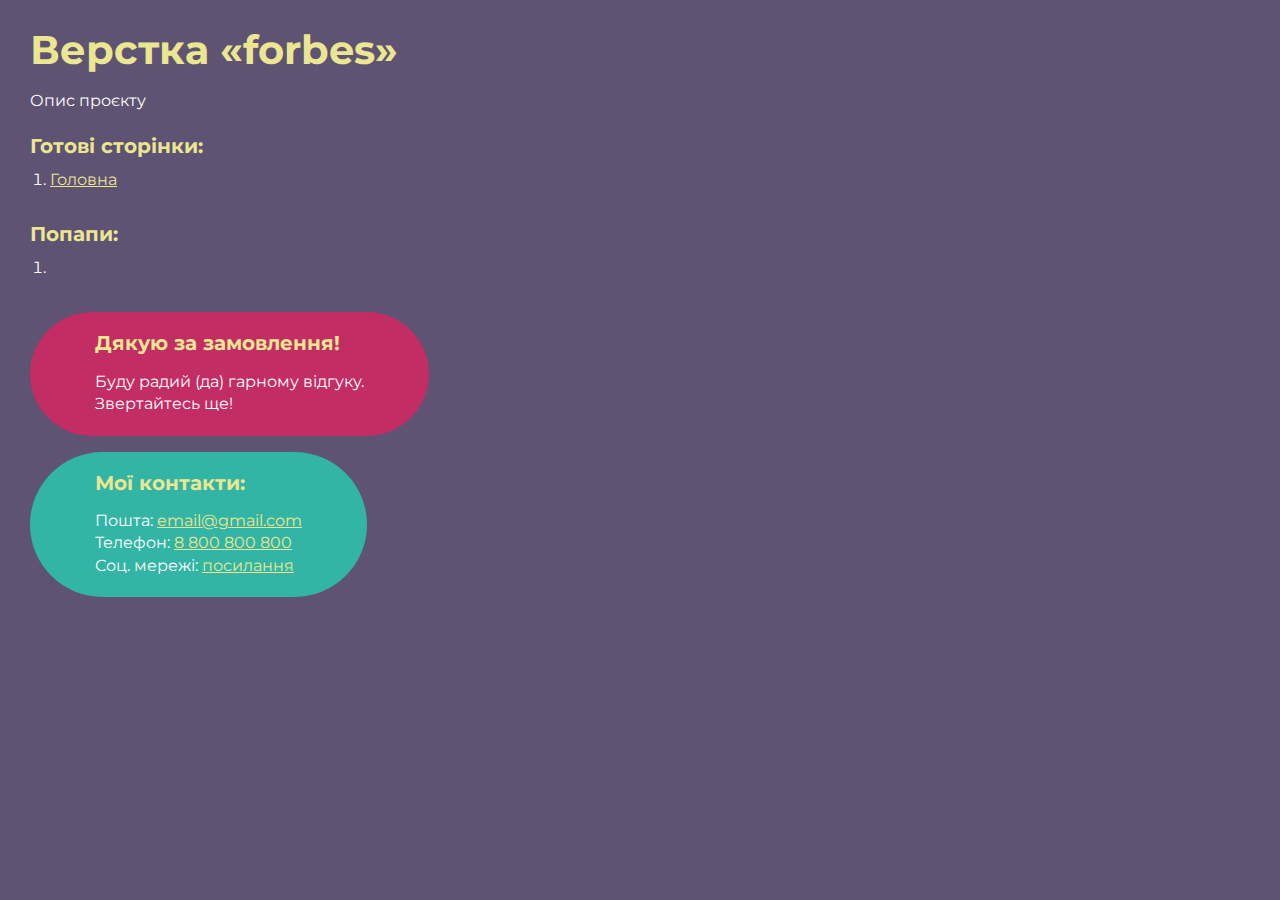
<file: index.html>
<!DOCTYPE html>
<html>

<head>
	<meta charset="UTF-8">
	<meta name="viewport" content="width=device-width, initial-scale=1.0">
	<title>Верстка «forbes»</title>
</head>

<body>
	<div class="rootpage">
		<h1>Верстка «forbes»</h1>
		<div class="rootpage__info">
			Опис проєкту
		</div>
		<h2>Готові сторінки:</h2>
		<ol class="rootpage__list">
			<li><a target="_blank" href="home.html">Головна</a></li>
		</ol>
		<h2>Попапи:</h2>
		<ol class="rootpage__list">
			<li><a target="_blank" href="home.html#"></a></li>
		</ol>
		<div class="rootpage__tnx">
			<h2>Дякую за замовлення!</h2>
			<p>Буду радий (да) гарному відгуку.</p>
			<p>Звертайтесь ще!</p>
		</div>
		<div class="rootpage__contacts">
			<h2>Мої контакти:</h2>
			<p>Пошта: <a href="mailto:email@gmail.com">email@gmail.com</a></p>
			<p>Телефон: <a href="tel:8800800800">8 800 800 800</a></p>
			<p>Соц. мережі: <a href="">посилання</a></p>
		</div>
	</div>
</body>
<style>
	@charset "UTF-8";
	@import url("https://fonts.googleapis.com/css?family=Montserrat:regular,700&display=swap");

	*,
	*::before,
	*::after {
		padding: 0px;
		margin: 0px;
		border: 0px;
		box-sizing: border-box;
	}

	html,
	body {
		height: 100%;
		margin: 0;
		padding: 0;
		min-width: 320px;
		width: 100%;
		color: #fff;
		background-color: #5e5373;
	}

	body {
		font-family: Montserrat;
		font-size: 100%;
		line-height: 1;
		font-size: 1rem;
	}

	a {
		text-decoration: underline;
		color: #ebe691
	}

	a:visited {
		text-decoration: underline;
		color: #aaa768;
	}

	a:hover {
		text-decoration: none;
	}

	ul li {
		list-style: none;
	}

	img {
		vertical-align: top;
	}

	.wrapper {
		width: 100%;
		min-height: 100%;
		overflow: hidden;
	}

	.rootpage {
		padding: 30px;
		display: flex;
		flex-direction: column;
		align-items: flex-start;
	}

	@media (max-width: 767px) {
		.rootpage {
			padding: 30px 15px;
		}
	}

	h1 {
		color: #ebe691;
		font-size: 2.5rem;
		margin: 0px 0px 1.25rem 0px;
	}

	@media (max-width: 767px) {
		h1 {
			font-size: 1.85rem;
			margin: 0px 0px 1.25rem 0px;
		}
	}

	h2 {
		color: #ebe691;
		font-size: 1.25rem;
		margin: 0px 0px 1rem 0px;
	}

	@media (max-width: 767px) {
		h2 {
			font-size: 1.125rem;
			margin: 0px 0px 1rem 0px;
		}
	}

	.rootpage__info {
		line-height: 140%;
		margin: 0px 0px 1.5rem 0px;
	}

	.rootpage__list {
		margin: 0px 0px 2.25rem 1.25rem;
	}

	.rootpage__list li:not(:last-child) {
		margin: 0px 0px 15px 0px;
	}

	.rootpage__contacts,
	.rootpage__tnx {
		border-radius: 200px;
		padding: 20px 65px;
		line-height: 140%;
	}

	@media (max-width: 767px) {

		.rootpage__contacts,
		.rootpage__tnx {
			border-radius: 40px;
			padding: 20px;
		}
	}

	.rootpage__contacts {
		background: #32b5a4;

	}

	.rootpage__contacts a {
		color: #ebe691;
	}

	.rootpage__tnx {
		background: #c22d63;
		margin: 0px 0px 1rem 0px;
	}
</style>

</html>
</file>
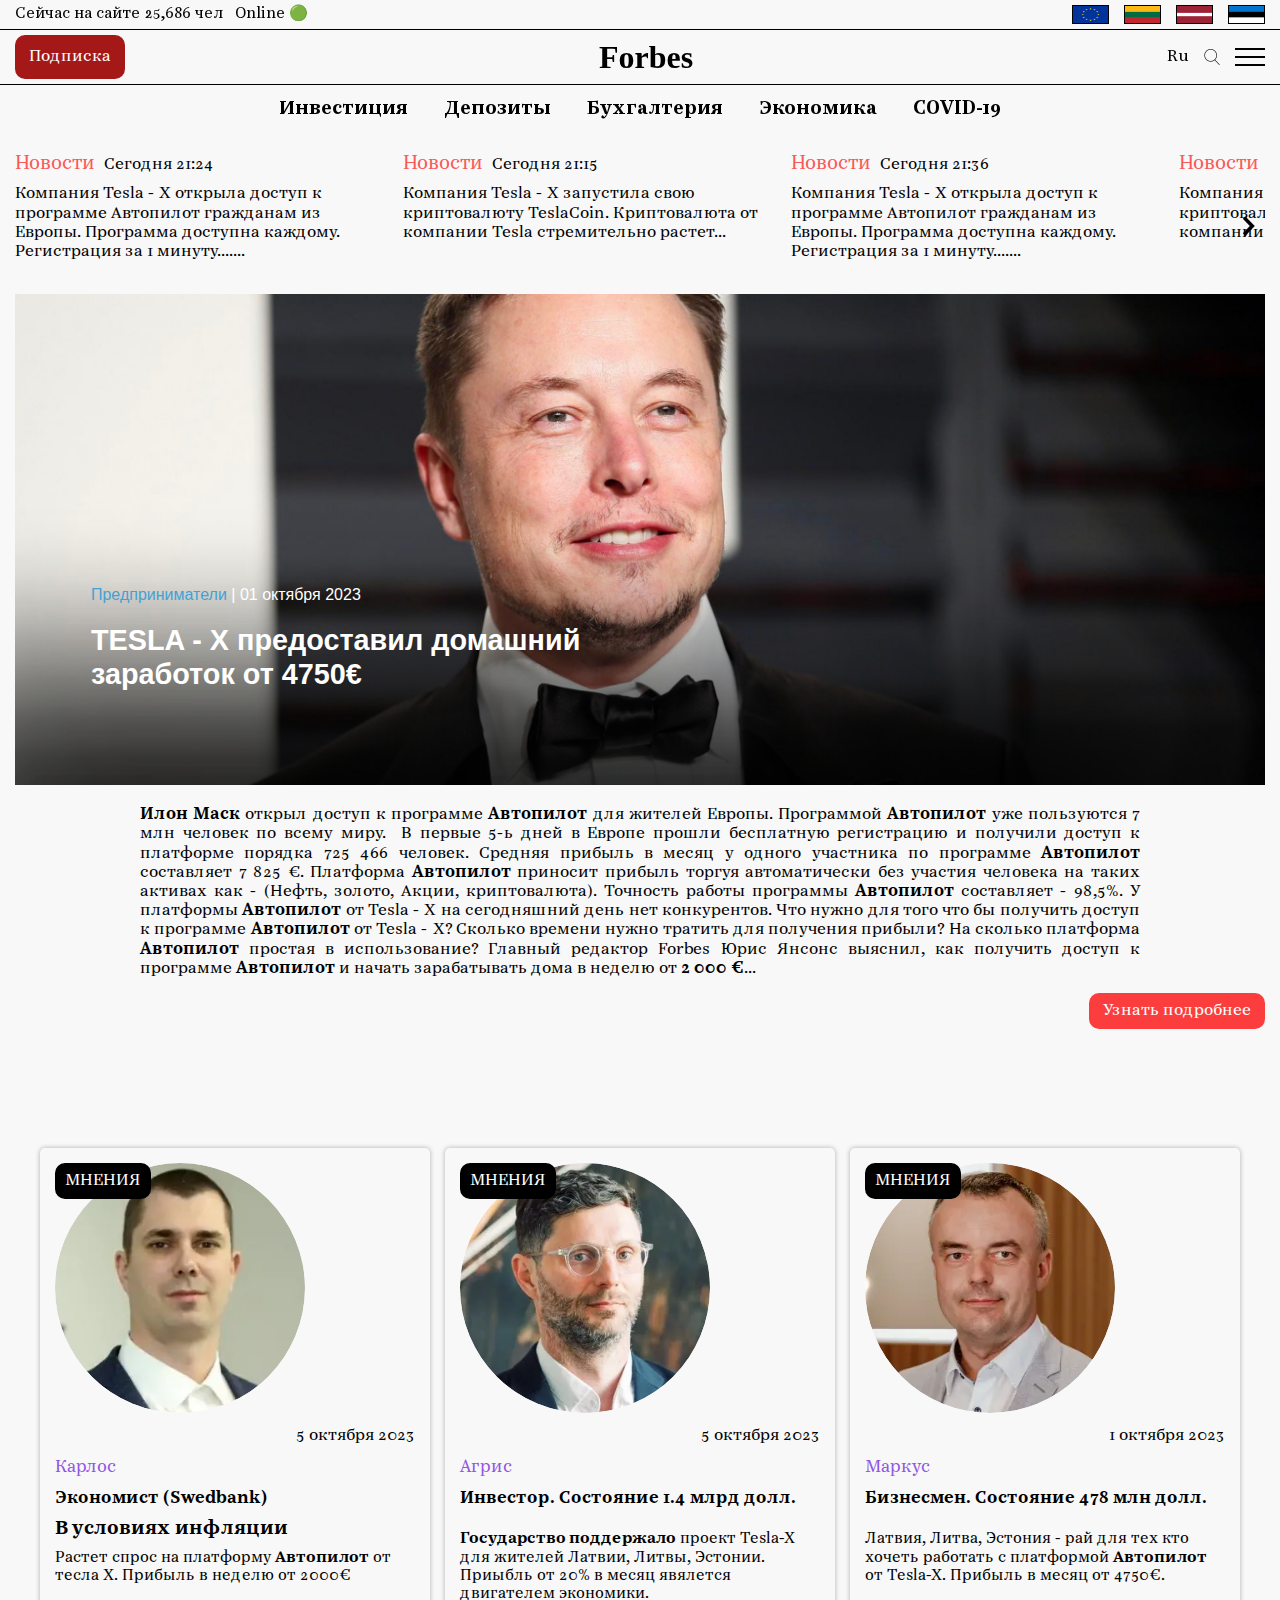
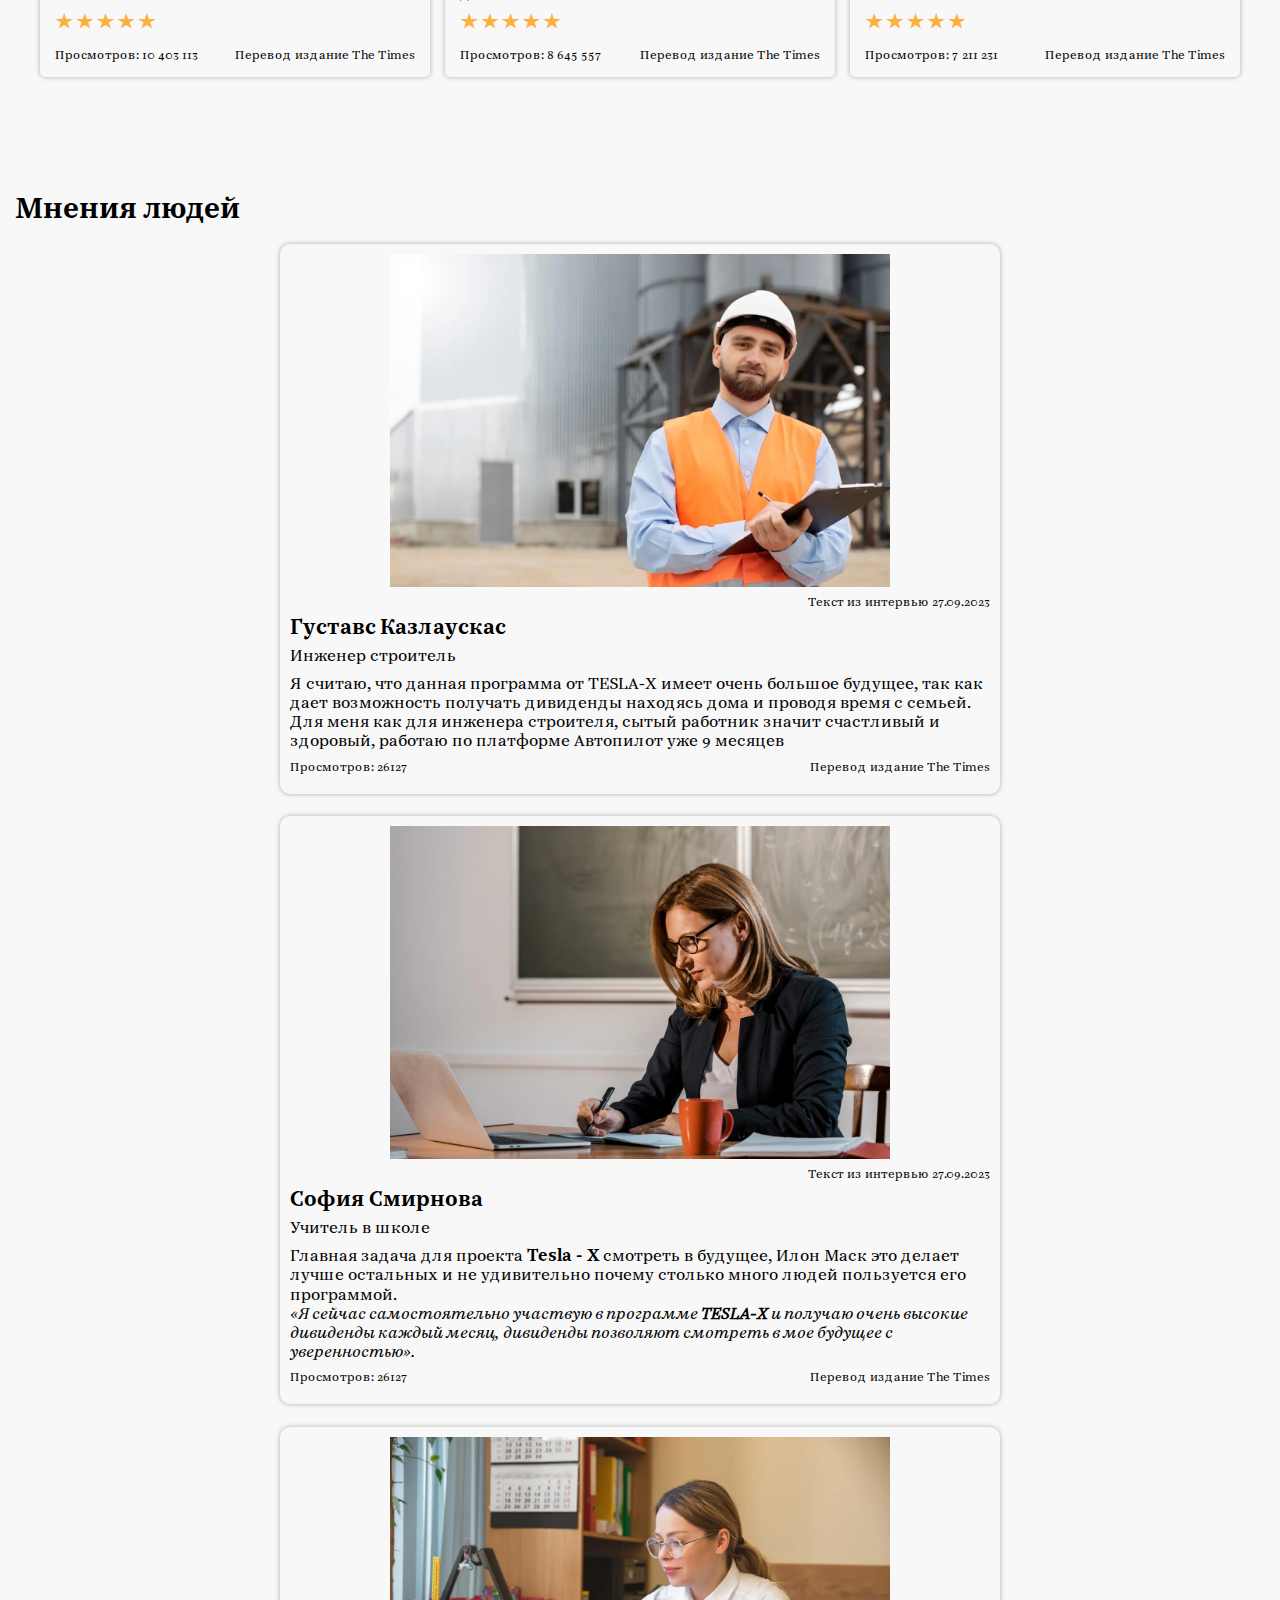
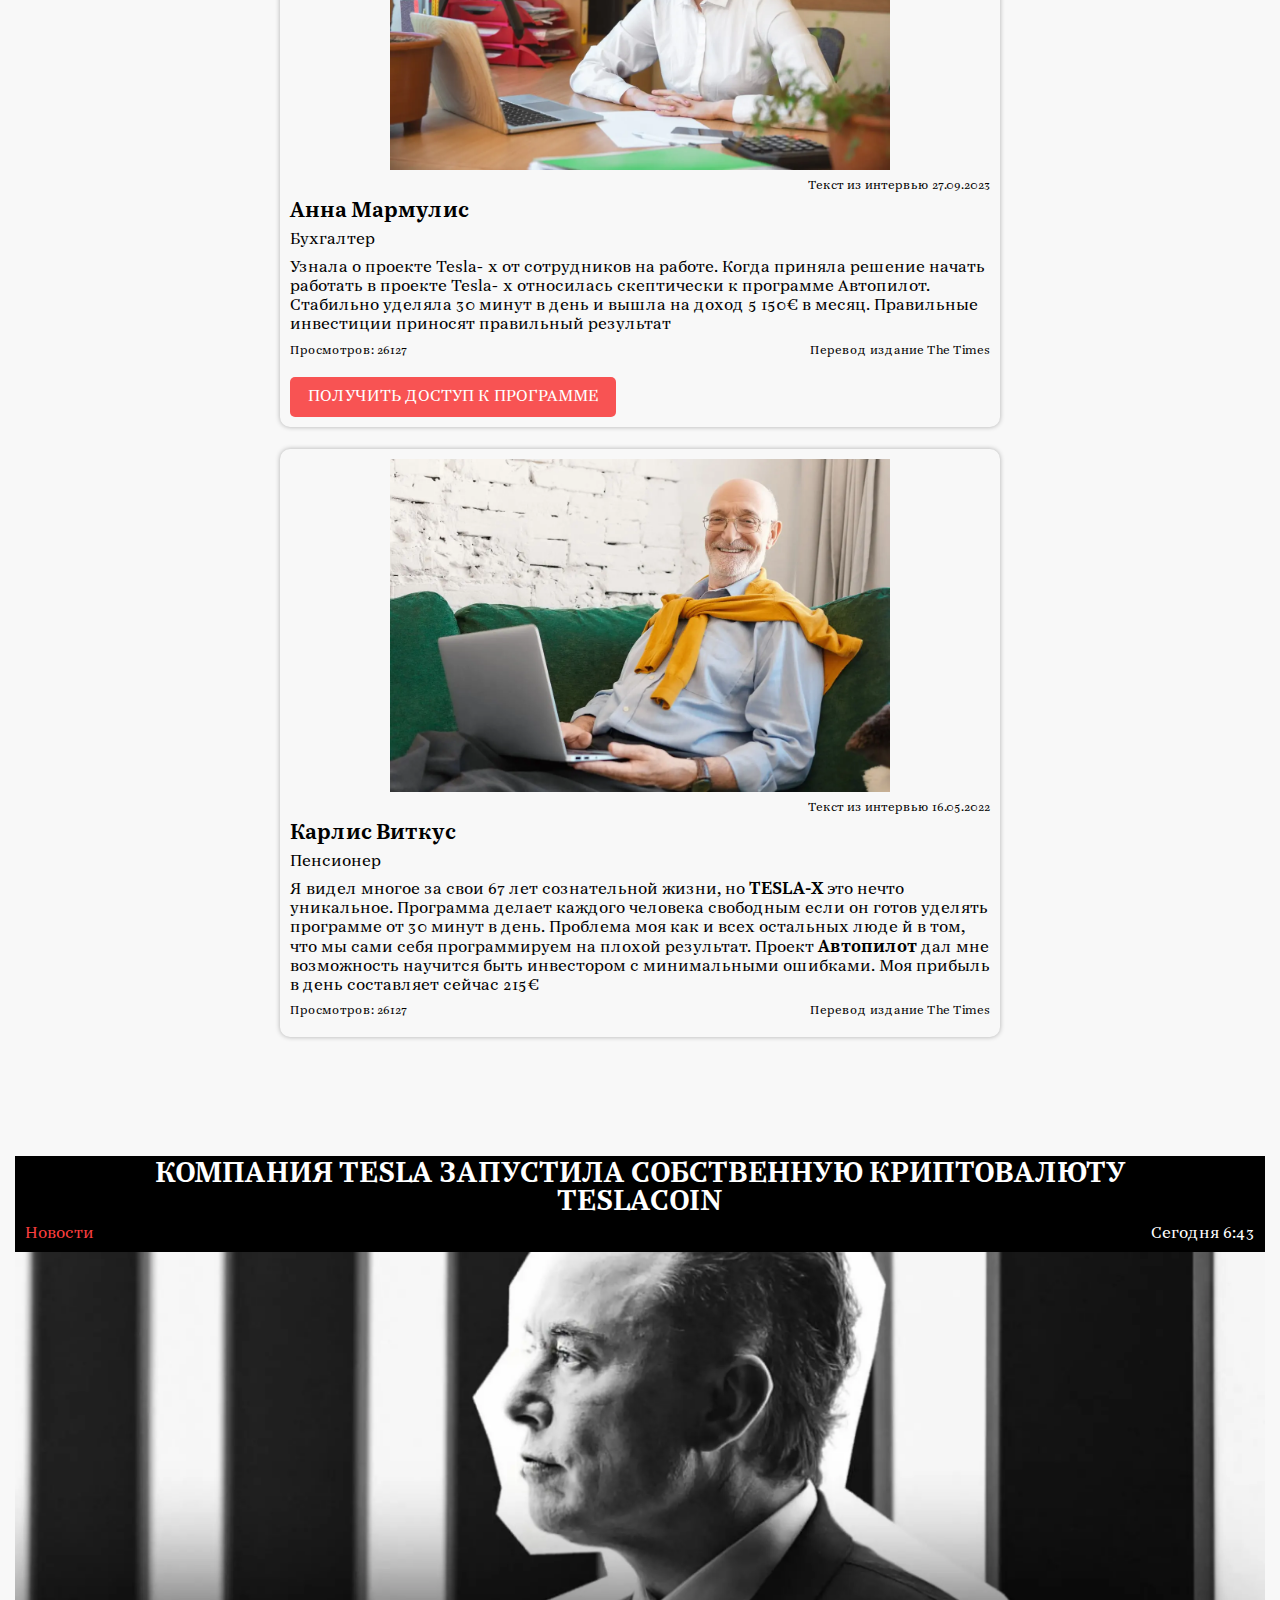
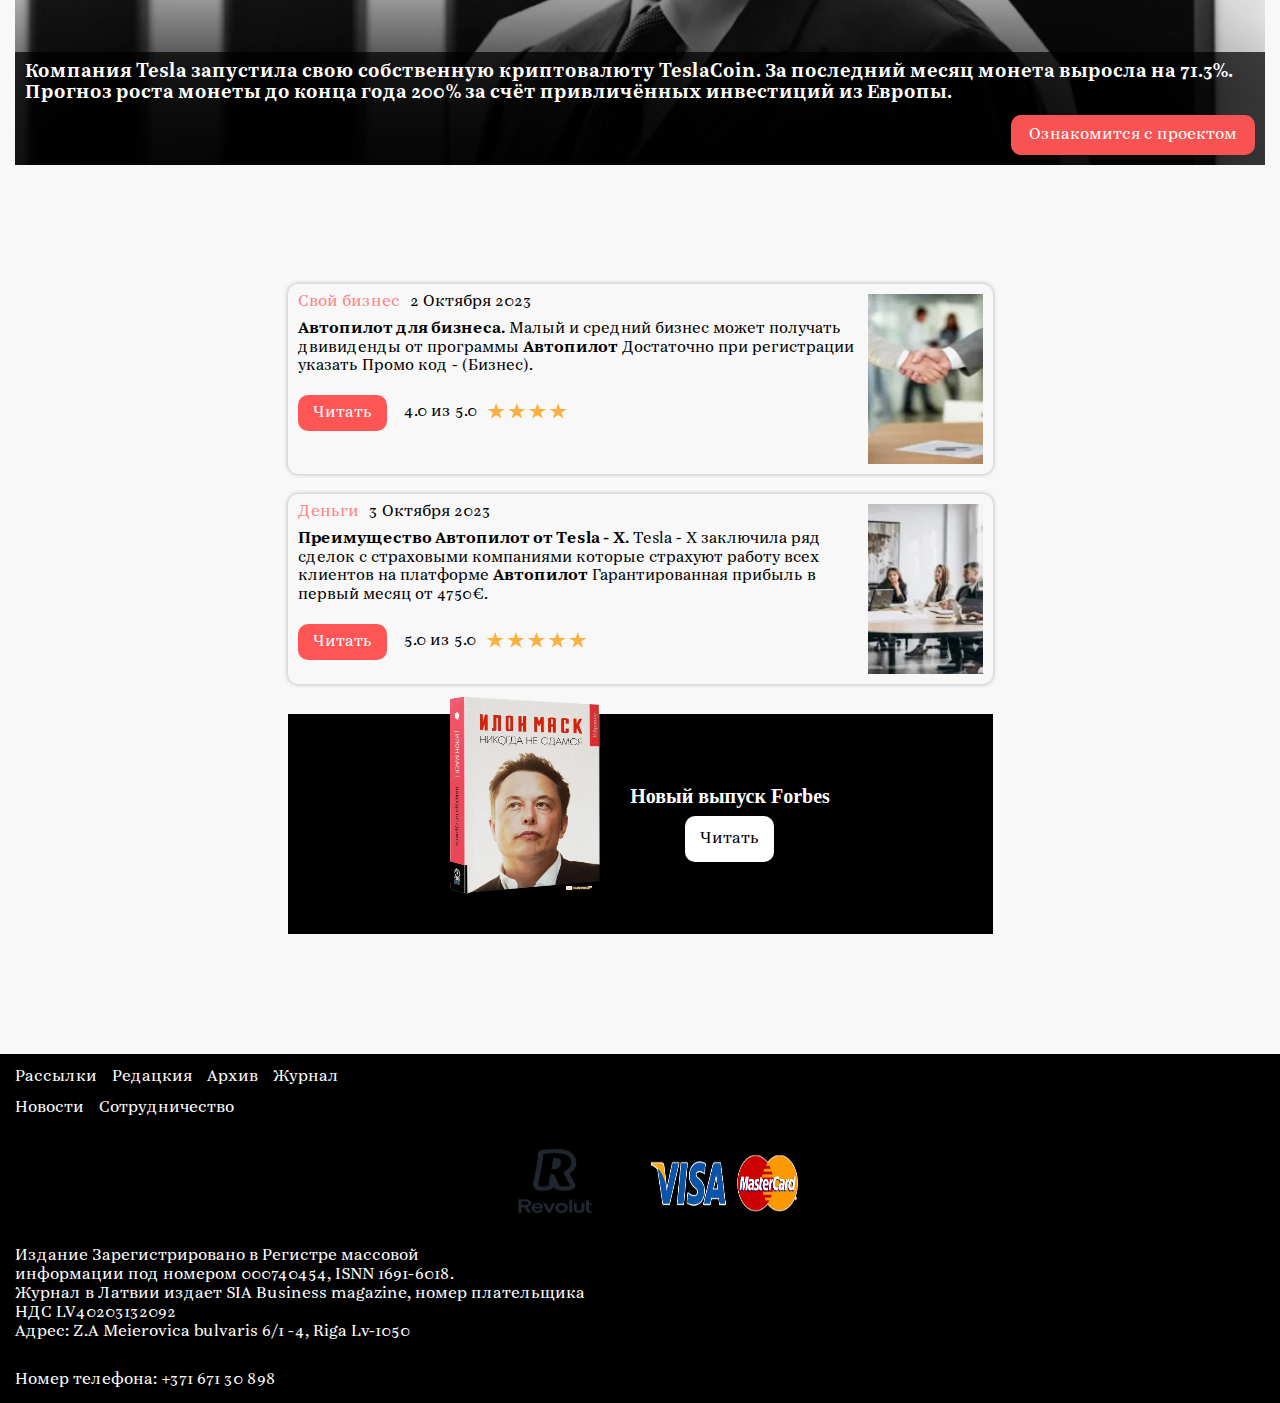
<file: home.html>
<!doctype html>
<html lang="ru">

<head>
	<title>Forbes</title>
	<meta charset="UTF-8">
	<meta name="format-detection" content="telephone=no">
	<!-- <style>body{opacity: 0;}</style> -->
	<link rel="stylesheet" href="css/style.min.css?_v=20231009163607">
	<link rel="shortcut icon" href="favicon.ico">
	<!-- <meta name="robots" content="noindex, nofollow"> -->
	<meta name="viewport" content="width=device-width, initial-scale=1.0">
</head>

<body>
	<div data-simplebar data-lp class="wrapper">
		<div data-scroll class="head">
			<div class="flags">
				<div class="flags__container">
					<div class="flags__info">
						<div class="flags__online">Сейчас на сайте <span>25 677 чел</span></div>
						<div class="flags__symbol"><span> Online 🟢</span></div>
					</div>
					<div class="flags__list">
						<div class="flags__item"><picture><source srcset="img/header/eu.webp" type="image/webp"><img src="img/header/eu.png" alt="ЕС" /></picture></div>
						<div class="flags__item"><picture><source srcset="img/header/lit.webp" type="image/webp"><img src="img/header/lit.webp" alt="Литва" /></picture></div>
						<div class="flags__item"><picture><source srcset="img/header/lat.webp" type="image/webp"><img src="img/header/lat.png" alt="Литва" /></picture></div>
						<div class="flags__item"><picture><source srcset="img/header/est.webp" type="image/webp"><img src="img/header/est.png" alt="Литва" /></picture></div>
					</div>
				</div>
			</div>
			<header class="header">
				<div class="header__container">
					<a href="#" class="header__button">Подписка</a>
					<a href="#" class="header__logo">Forbes</a>
					<div class="header__actions actions-header">
						<div class="actions-header__lang">Ru</div>
						<a href="#" class="actions-header__search"><picture><source srcset="img/header/search.webp" type="image/webp"><img src="img/header/search.png" alt="search" /></picture></a>
						<button type="button" class="menu__icon icon-menu"><span></span></button>
						<nav class="actions-header__body">
							<ul class="actions-header__list">
								<li class="actions-header__item"><a href="#" class="actions-header__link">Инвестиция</a></li>
								<li class="actions-header__item"><a href="#" class="actions-header__link">Депозиты</a></li>
								<li class="actions-header__item"><a href="#" class="actions-header__link">Бухгалтерия</a></li>
								<li class="actions-header__item"><a href="#" class="actions-header__link">Экономика</a></li>
								<li class="actions-header__item"><a href="#" class="actions-header__link">COVID-19</a></li>
							</ul>
						</nav>
					</div>
				</div>
			</header>
			<div class="navigation">
				<div class="navigation__container">
					<div class="navigation__menu menu">
						<nav class="menu__body">
							<ul class="menu__list">
								<li class="menu__item"><a href="#" class="menu__link">Инвестиция</a></li>
								<li class="menu__item"><a href="#" class="menu__link">Депозиты</a></li>
								<li class="menu__item"><a href="#" class="menu__link">Бухгалтерия</a></li>
								<li class="menu__item"><a href="#" class="menu__link">Экономика</a></li>
								<li class="menu__item"><a href="#" class="menu__link">COVID-19</a></li>
							</ul>
						</nav>
					</div>
				</div>
			</div>
		</div>

		<main class="page">
			<section class="page__main main">
				<div class="main__container">
					<div class="main__slider swiper">
						<div class="main__wrapper swiper-wrapper">
							<div class="main__slide swiper-slide">
								<div class="main__news news-main">
									<div class="news-main__info">
										<h3 class="news-main__label">Новости</h3>
										<div class="news-main__date">Сегодня 16:47</div>
									</div>
									<div class="news-main__text">
										Компания Tesla - X открыла доступ к программе Автопилот гражданам из Европы. Программа доступна
										каждому. Регистрация за 1 минуту.......
									</div>
								</div>
							</div>
							<div class="main__slide swiper-slide">
								<div class="main__news news-main">
									<div class="news-main__info">
										<h3 class="news-main__label">Новости</h3>
										<div class="news-main__date">Сегодня 16:47</div>
									</div>
									<div class="news-main__text">
										Компания Tesla - X запустила свою криптовалюту TeslaCoin. Криптовалюта от компании Tesla
										стремительно растет...
									</div>
								</div>
							</div>
							<div class="main__slide swiper-slide">
								<div class="main__news news-main">
									<div class="news-main__info">
										<h3 class="news-main__label">Новости</h3>
										<div class="news-main__date">Сегодня 16:47</div>
									</div>
									<div class="news-main__text">
										Компания Tesla - X открыла доступ к программе Автопилот гражданам из Европы. Программа доступна
										каждому. Регистрация за 1 минуту.......
									</div>
								</div>
							</div>
							<div class="main__slide swiper-slide">
								<div class="main__news news-main">
									<div class="news-main__info">
										<h3 class="news-main__label">Новости</h3>
										<div class="news-main__date">Сегодня 16:47</div>
									</div>
									<div class="news-main__text">
										Компания Tesla - X запустила свою криптовалюту TeslaCoin. Криптовалюта от компании Tesla
										стремительно растет...
									</div>
								</div>
							</div>
							<div class="main__slide swiper-slide">
								<div class="main__news news-main">
									<div class="news-main__info">
										<h3 class="news-main__label">Новости</h3>
										<div class="news-main__date">Сегодня 16:47</div>
									</div>
									<div class="news-main__text">
										Компания Tesla - X открыла доступ к программе Автопилот гражданам из Европы. Программа доступна
										каждому. Регистрация за 1 минуту.......
									</div>
								</div>
							</div>
							<div class="main__slide swiper-slide">
								<div class="main__news news-main">
									<div class="news-main__info">
										<h3 class="news-main__label">Новости</h3>
										<div class="news-main__date">Сегодня 16:47</div>
									</div>
									<div class="news-main__text">
										Компания Tesla - X запустила свою криптовалюту TeslaCoin. Криптовалюта от компании Tesla
										стремительно растет...
									</div>
								</div>
							</div>
							<div class="main__slide swiper-slide">
								<div class="main__news news-main">
									<div class="news-main__info">
										<h3 class="news-main__label">Новости</h3>
										<div class="news-main__date">Сегодня 16:47</div>
									</div>
									<div class="news-main__text">
										Компания Tesla - X запустила свою криптовалюту TeslaCoin. Криптовалюта от компании Tesla
										стремительно растет...
									</div>
								</div>
							</div>
						</div>
						<button type="button" class="swiper-button-prev"></button>
						<button type="button" class="swiper-button-next">
							<svg width="13" height="20" viewBox="0 0 13 20" fill="none" xmlns="http://www.w3.org/2000/svg">
								<path fill-rule="evenodd" clip-rule="evenodd" d="M10.3009 12.5765L10.3173 12.5934L12.8189 10.0114L12.8026 9.99449L12.8085 9.98832L10.3069 7.4063L10.3009 7.41247L3.3128 0.199707L0.811185 2.78173L7.79933 9.99449L0.800781 17.218L3.3024 19.8L10.3009 12.5765Z" fill="currentColor"></path>
							</svg>
						</button>
					</div>
					<div class="main__body">
						<div class="main__image">
							<picture><source srcset="img/main/main_img.webp" type="image/webp"><img src="img/main/main_img.webp" alt="Илон Маск" /></picture>
						</div>
						<div class="main__labels">
							<div class="main__inf">
								<span><span>Предприниматели</span> | 01 октября 2023</span>
							</div>
							<h1 class="main__title">TESLA - X предоставил домашний заработок от 4750€</h1>
						</div>
					</div>
					<div class="main__content">
						<div class="main__text">
							<span>Илон Маск</span> открыл доступ к программе <span>Автопилот</span> для жителей Европы. Программой
							<span>Автопилот</span> уже пользуются 7 млн человек по всему миру.  В первые 5-ь дней в Европе прошли
							бесплатную регистрацию и получили доступ к платформе порядка 725 466 человек. Средняя прибыль в месяц у
							одного участника по программе <span>Автопилот</span> составляет 7 825 €. Платформа
							<span>Автопилот</span> приносит прибыль торгуя автоматически без участия человека на таких активах как -
							(Нефть, золото, Акции, криптовалюта). Точность работы программы <span>Автопилот</span> составляет -
							98,5%. У платформы <span>Автопилот</span> от Tesla - X на сегодняшний день нет конкурентов. Что нужно
							для того что бы получить доступ к программе <span>Автопилот</span> от Tesla - X? Сколько времени нужно
							тратить для получения прибыли? На сколько платформа <span>Автопилот</span> простая в использование?
							Главный редактор Forbes Юрис Янсонс выяснил, как получить доступ к программе <span>Автопилот</span> и
							начать зарабатывать дома в неделю от <span>2 000 €</span>...
						</div>
						<a href="#" class="main__button"> Узнать подробнее</a>
					</div>
				</div>
			</section>
			<section class="page__think think">
				<div class="think__container">
					<div class="think__row">
						<div class="think__column">
							<a href="#" class="think__item item-think">
								<div class="item-think__image"><picture><source srcset="img/think/01.webp" type="image/webp"><img src="img/think/01.jpeg" alt="Бизнесмен" /></picture></div>
								<h3 class="item-think__label">МНЕНИЯ</h3>
								<div class="item-think__date">5 октября 2023</div>
								<div class="item-think__name">Карлос</div>
								<div class="item-think__work">Экономист (Swedbank)</div>
								<div class="item-think__title">В условиях инфляции</div>
								<div class="item-think__text">
									Растет спрос на платформу <span>Автопилот</span> от тесла X. Прибыль в неделю от 2000€
								</div>
								<div class="item-think__mark">
									<svg xmlns="http://www.w3.org/2000/svg" width="102" height="18" viewBox="0 0 102 18" fill="none">
										<path d="M9.18206 0L11.2436 5.94811H17.9147L12.5176 9.62424L14.5791 15.5724L9.18206 11.8962L3.78498 15.5724L5.84648 9.62424L0.449402 5.94811H7.12056L9.18206 0Z" fill="#FBB040" />
										<path d="M29.8414 0L31.9029 5.94811H38.574L33.1769 9.62424L35.2384 15.5724L29.8414 11.8962L24.4443 15.5724L26.5058 9.62424L21.1087 5.94811H27.7799L29.8414 0Z" fill="#FBB040" />
										<path d="M50.5024 0L52.5639 5.94811H59.235L53.838 9.62424L55.8995 15.5724L50.5024 11.8962L45.1053 15.5724L47.1668 9.62424L41.7697 5.94811H48.4409L50.5024 0Z" fill="#FBB040" />
										<path d="M71.1586 0L73.2201 5.94811H79.8913L74.4942 9.62424L76.5557 15.5724L71.1586 11.8962L65.7615 15.5724L67.823 9.62424L62.426 5.94811H69.0971L71.1586 0Z" fill="#FBB040" />
										<path d="M91.8194 0L93.8809 5.94811H100.552L95.1549 9.62424L97.2164 15.5724L91.8194 11.8962L86.4223 15.5724L88.4838 9.62424L83.0867 5.94811H89.7579L91.8194 0Z" fill="#FBB040" />
									</svg>
								</div>
								<div class="item-think__info">
									<div class="item-think__views">Просмотров: 10 403 113</div>
									<div class="item-think__trans">Перевод издание The Times</div>
								</div>
							</a>
						</div>
						<div class="think__column">
							<a href="#" class="think__item item-think">
								<div class="item-think__image"><picture><source srcset="img/think/02.webp" type="image/webp"><img src="img/think/02.jpeg" alt="Бизнесмен" /></picture></div>
								<h3 class="item-think__label">МНЕНИЯ</h3>
								<div class="item-think__date">5 октября 2023</div>
								<div class="item-think__name">Агрис</div>
								<div class="item-think__work">Инвестор. Состояние 1.4 млрд долл.</div>
								<div class="item-think__title"></div>
								<div class="item-think__text">
									<span>Государство поддержало</span> проект Tesla-X для жителей Латвии, Литвы, Эстонии. Приыбль от
									20% в месяц явялется двигателем экономики.
								</div>
								<div class="item-think__mark">
									<svg xmlns="http://www.w3.org/2000/svg" width="102" height="18" viewBox="0 0 102 18" fill="none">
										<path d="M9.18206 0L11.2436 5.94811H17.9147L12.5176 9.62424L14.5791 15.5724L9.18206 11.8962L3.78498 15.5724L5.84648 9.62424L0.449402 5.94811H7.12056L9.18206 0Z" fill="#FBB040" />
										<path d="M29.8414 0L31.9029 5.94811H38.574L33.1769 9.62424L35.2384 15.5724L29.8414 11.8962L24.4443 15.5724L26.5058 9.62424L21.1087 5.94811H27.7799L29.8414 0Z" fill="#FBB040" />
										<path d="M50.5024 0L52.5639 5.94811H59.235L53.838 9.62424L55.8995 15.5724L50.5024 11.8962L45.1053 15.5724L47.1668 9.62424L41.7697 5.94811H48.4409L50.5024 0Z" fill="#FBB040" />
										<path d="M71.1586 0L73.2201 5.94811H79.8913L74.4942 9.62424L76.5557 15.5724L71.1586 11.8962L65.7615 15.5724L67.823 9.62424L62.426 5.94811H69.0971L71.1586 0Z" fill="#FBB040" />
										<path d="M91.8194 0L93.8809 5.94811H100.552L95.1549 9.62424L97.2164 15.5724L91.8194 11.8962L86.4223 15.5724L88.4838 9.62424L83.0867 5.94811H89.7579L91.8194 0Z" fill="#FBB040" />
									</svg>
								</div>
								<div class="item-think__info">
									<div class="item-think__views">Просмотров: 8 645 557</div>
									<div class="item-think__trans">Перевод издание The Times</div>
								</div>
							</a>
						</div>
						<div class="think__column">
							<a href="#" class="think__item item-think">
								<div class="item-think__image"><picture><source srcset="img/think/03.webp" type="image/webp"><img src="img/think/03.jpeg" alt="Бизнесмен" /></picture></div>
								<h3 class="item-think__label">МНЕНИЯ</h3>
								<div class="item-think__date">1 октября 2023</div>
								<div class="item-think__name">Маркус</div>
								<div class="item-think__work">Бизнесмен. Состояние 478 млн долл.</div>
								<div class="item-think__title"></div>
								<div class="item-think__text">
									Латвия, Литва, Эстония - рай для тех кто хочеть работать с платформой <span>Автопилот</span> от
									Tesla-X. Прибыль в месяц от 4750€.
								</div>
								<div class="item-think__mark">
									<svg xmlns="http://www.w3.org/2000/svg" width="102" height="18" viewBox="0 0 102 18" fill="none">
										<path d="M9.18206 0L11.2436 5.94811H17.9147L12.5176 9.62424L14.5791 15.5724L9.18206 11.8962L3.78498 15.5724L5.84648 9.62424L0.449402 5.94811H7.12056L9.18206 0Z" fill="#FBB040" />
										<path d="M29.8414 0L31.9029 5.94811H38.574L33.1769 9.62424L35.2384 15.5724L29.8414 11.8962L24.4443 15.5724L26.5058 9.62424L21.1087 5.94811H27.7799L29.8414 0Z" fill="#FBB040" />
										<path d="M50.5024 0L52.5639 5.94811H59.235L53.838 9.62424L55.8995 15.5724L50.5024 11.8962L45.1053 15.5724L47.1668 9.62424L41.7697 5.94811H48.4409L50.5024 0Z" fill="#FBB040" />
										<path d="M71.1586 0L73.2201 5.94811H79.8913L74.4942 9.62424L76.5557 15.5724L71.1586 11.8962L65.7615 15.5724L67.823 9.62424L62.426 5.94811H69.0971L71.1586 0Z" fill="#FBB040" />
										<path d="M91.8194 0L93.8809 5.94811H100.552L95.1549 9.62424L97.2164 15.5724L91.8194 11.8962L86.4223 15.5724L88.4838 9.62424L83.0867 5.94811H89.7579L91.8194 0Z" fill="#FBB040" />
									</svg>
								</div>
								<div class="item-think__info">
									<div class="item-think__views">Просмотров: 7 211 231</div>
									<div class="item-think__trans">Перевод издание The Times</div>
								</div>
							</a>
						</div>
					</div>
				</div>
			</section>
			<section class="page__people people">
				<div class="people__container">
					<h2 class="people__title">Мнения людей</h2>
					<div class="people__item item-people">
						<div class="item-people__img"><picture><source srcset="img/people/01.webp" type="image/webp"><img src="img/people/01.jpg" alt="Человек" /></picture></div>
						<div class="item-people__date">Текст из интервью 27.09.2023</div>
						<h2 class="item-people__name">Густавс Казлаускас</h2>
						<div class="item-people__work">Инженер строитель</div>
						<div class="item-people__text">
							Я считаю, что данная программа от TESLA-X имеет очень большое будущее, так как дает возможность получать
							дивиденды находясь дома и проводя время с семьей. Для меня как для инженера строителя, сытый работник
							значит счастливый и здоровый, работаю по платформе Автопилот уже 9 месяцев
						</div>
						<div class="item-people__info">
							<div class="item-people__views">Просмотров: 26127</div>
							<div class="item-people__translate">Перевод издание The Times</div>
						</div>
					</div>
					<div class="people__item item-people">
						<div class="item-people__img"><picture><source srcset="img/people/02.webp" type="image/webp"><img src="img/people/02.jpg" alt="Человек" /></picture></div>
						<div class="item-people__date">Текст из интервью 27.09.2023</div>
						<h2 class="item-people__name">София Смирнова</h2>
						<div class="item-people__work">Учитель в школе</div>
						<div class="item-people__text">
							Главная задача для проекта <strong>Tesla - X</strong> смотреть в будущее, Илон Маск это делает лучше
							остальных и не удивительно почему столько много людей пользуется его программой. <br />
							<span>
								«Я сейчас самостоятельно участвую в программе <strong>TESLA-X</strong> и получаю очень высокие
								дивиденды каждый месяц, дивиденды позволяют смотреть в мое будущее с уверенностью».
							</span>
						</div>
						<div class="item-people__info">
							<div class="item-people__views">Просмотров: 26127</div>
							<div class="item-people__translate">Перевод издание The Times</div>
						</div>
					</div>
					<div class="people__item item-people">
						<div class="item-people__img"><picture><source srcset="img/people/03.webp" type="image/webp"><img src="img/people/03.jpg" alt="Человек" /></picture></div>
						<div class="item-people__date">Текст из интервью 27.09.2023</div>
						<h2 class="item-people__name">Анна Мармулис</h2>
						<div class="item-people__work">Бухгалтер</div>
						<div class="item-people__text">
							Узнала о проекте Tesla- x от сотрудников на работе. Когда приняла решение начать работать в проекте
							Tesla- x относилась скептически к программе Автопилот. Стабильно уделяла 30 минут в день и вышла на
							доход 5 150€ в месяц. Правильные инвестиции приносят правильный результат
						</div>
						<div class="item-people__info">
							<div class="item-people__views">Просмотров: 26127</div>
							<div class="item-people__translate">Перевод издание The Times</div>
						</div>
						<a href="" class="item-people__button">ПОЛУЧИТЬ ДОСТУП К ПРОГРАММЕ</a>
					</div>
					<div class="people__item item-people">
						<div class="item-people__img"><picture><source srcset="img/people/04.webp" type="image/webp"><img src="img/people/04.jpg" alt="Человек" /></picture></div>
						<div class="item-people__date">Текст из интервью 16.05.2022</div>
						<h2 class="item-people__name">Карлис Виткус</h2>
						<div class="item-people__work">Пенсионер</div>
						<div class="item-people__text">
							Я видел многое за свои 67 лет сознательной жизни, но
							<strong>TESLA-X</strong>
							это нечто уникальное. Программа делает каждого человека свободным если он готов уделять программе от 30
							минут в день. Проблема моя как и всех остальных люде й в том, что мы сами себя программируем на плохой
							результат. Проект <strong>Автопилот</strong> дал мне возможность научится быть инвестором с минимальными
							ошибками. Моя прибыль в день составляет сейчас 215€
						</div>
						<div class="item-people__info">
							<div class="item-people__views">Просмотров: 26127</div>
							<div class="item-people__translate">Перевод издание The Times</div>
						</div>
					</div>
				</div>
			</section>
			<section class="page__article article">
				<div class="article__container">
					<h2 class="article__title">
						КОМПАНИЯ TESLA ЗАПУСТИЛА СОБСТВЕННУЮ КРИПТОВАЛЮТУ <br />
						TESLACOIN
					</h2>
					<div class="article__info">
						<div class="article__type">Новости</div>
						<div class="article__date">Сегодня 6:43</div>
					</div>
					<div class="article__body">
						<div class="article__img-ibg">
							<picture><source srcset="img/article/article_main.webp" type="image/webp"><img src="img/article/article_main.jpg" alt="Elon Musk" /></picture>
						</div>
						<div class="article__content">
							<div class="article__text">
								<p>
									Компания Tesla запустила свою собственную криптовалюту <span>TeslaCoin</span>. За последний месяц
									монета выросла на 71.3%. Прогноз роста монеты до конца года 200% за счёт привличённых инвестиций из
									Европы.
								</p>
								<a href="#" class="article__button">Ознакомится с проектом</a>
							</div>
						</div>
					</div>
				</div>
			</section>
			<section class="page__chapter chapter">
				<div class="chapter__container">
					<div class="chapter__row">
						<div class="chapter__item item-chapter">
							<div class="item-chapter__body">
								<div class="item-chapter__info">
									<h3 class="item-chapter__caption">Свой бизнес</h3>
									<div class="item-cahpater__date">2 Октября 2023</div>
								</div>
								<div class="item-chapter__text">
									<span>Автопилот для бизнеса.</span> Малый и средний бизнес может получать двивиденды от программы
									<span>Автопилот</span> Достаточно при регистрации указать Промо код - (Бизнес).
								</div>
								<div class="item-chapter__panel">
									<a href="#" class="item-chapter__button">Читать</a>
									<div class="item-chapter__mark">
										4.0 из 5.0
										<svg xmlns="http://www.w3.org/2000/svg" width="101" height="18" viewBox="0 0 101 18" fill="none">
											<path d="M9.18206 0L11.2436 5.94811H17.9147L12.5176 9.62424L14.5791 15.5724L9.18206 11.8962L3.78498 15.5724L5.84648 9.62424L0.449402 5.94811H7.12056L9.18206 0Z" fill="#FBB040" />
											<path d="M29.8414 0L31.9029 5.94811H38.574L33.177 9.62424L35.2385 15.5724L29.8414 11.8962L24.4443 15.5724L26.5058 9.62424L21.1087 5.94811H27.7799L29.8414 0Z" fill="#FBB040" />
											<path d="M50.5024 0L52.5639 5.94811H59.235L53.838 9.62424L55.8995 15.5724L50.5024 11.8962L45.1053 15.5724L47.1668 9.62424L41.7697 5.94811H48.4409L50.5024 0Z" fill="#FBB040" />
											<path d="M71.1586 0L73.2201 5.94811H79.8913L74.4942 9.62424L76.5557 15.5724L71.1586 11.8962L65.7615 15.5724L67.823 9.62424L62.426 5.94811H69.0971L71.1586 0Z" fill="#FBB040" />
										</svg>
									</div>
								</div>
							</div>
							<div class="item-chapter__image"><picture><source srcset="img/chapter/01.webp" type="image/webp"><img src="img/chapter/01.jpg" alt="people" /></picture></div>
						</div>
						<div class="chapter__item item-chapter">
							<div class="item-chapter__body">
								<div class="item-chapter__info">
									<h3 class="item-chapter__caption">Деньги</h3>
									<div class="item-cahpater__date">3 Октября 2023</div>
								</div>
								<div class="item-chapter__text">
									<span>Преимущество Автопилот от Tesla - X.</span> Tesla - X заключила ряд сделок с страховыми
									компаниями которые страхуют работу всех клиентов на платформе <span>Автопилот</span> Гарантированная
									прибыль в первый месяц от 4750€.
								</div>
								<div class="item-chapter__panel">
									<a href="#" class="item-chapter__button">Читать</a>
									<div class="item-chapter__mark">
										5.0 из 5.0
										<svg xmlns="http://www.w3.org/2000/svg" width="101" height="18" viewBox="0 0 101 18" fill="none">
											<path d="M9.18206 0L11.2436 5.94811H17.9147L12.5176 9.62424L14.5791 15.5724L9.18206 11.8962L3.78498 15.5724L5.84648 9.62424L0.449402 5.94811H7.12056L9.18206 0Z" fill="#FBB040" />
											<path d="M29.8414 0L31.9029 5.94811H38.574L33.177 9.62424L35.2385 15.5724L29.8414 11.8962L24.4443 15.5724L26.5058 9.62424L21.1087 5.94811H27.7799L29.8414 0Z" fill="#FBB040" />
											<path d="M50.5024 0L52.5639 5.94811H59.235L53.838 9.62424L55.8995 15.5724L50.5024 11.8962L45.1053 15.5724L47.1668 9.62424L41.7697 5.94811H48.4409L50.5024 0Z" fill="#FBB040" />
											<path d="M71.1586 0L73.2201 5.94811H79.8913L74.4942 9.62424L76.5557 15.5724L71.1586 11.8962L65.7615 15.5724L67.823 9.62424L62.426 5.94811H69.0971L71.1586 0Z" fill="#FBB040" />
											<path d="M91.8194 0L93.8809 5.94811H100.552L95.1549 9.62424L97.2164 15.5724L91.8194 11.8962L86.4223 15.5724L88.4838 9.62424L83.0867 5.94811H89.7579L91.8194 0Z" fill="#FBB040" />
										</svg>
									</div>
								</div>
							</div>
							<div class="item-chapter__image"><picture><source srcset="img/chapter/02.webp" type="image/webp"><img src="img/chapter/02.jpg" alt="people" /></picture></div>
						</div>
					</div>
					<div class="chapter__banner banner-chapter">
						<div class="banner-chapter__image"><picture><source srcset="img/chapter/book.webp" type="image/webp"><img src="img/chapter/book.png" alt="book" /></picture></div>
						<div class="banner-chapter__info">
							<h3 class="banner-chapter__title">Новый выпуск Forbes</h3>
							<a href="#" class="banner-chapter__button">Читать</a>
						</div>
					</div>
				</div>
			</section>
		</main>
		<footer class="footer">
			<div class="footer__container">
				<nav class="footer__nav nav-footer">
					<ul class="nav-footer__list">
						<li class="nav-footer__item"><a href="#" class="nav-footer__link">Рассылки</a></li>
						<li class="nav-footer__item"><a href="#" class="nav-footer__link">Редацкия</a></li>
						<li class="nav-footer__item"><a href="#" class="nav-footer__link">Архив</a></li>
						<li class="nav-footer__item"><a href="#" class="nav-footer__link">Журнал</a></li>
						<li class="nav-footer__item"><a href="#" class="nav-footer__link">Новости</a></li>
						<li class="nav-footer__item"><a href="#" class="nav-footer__link">Сотрудничество</a></li>
					</ul>
				</nav>
				<div class="footer__logos">
					<div class="footer__logo"><picture><source srcset="img/footer/revoult.webp" type="image/webp"><img src="img/footer/revoult.png" alt="Revolut" /></picture></div>
					<div class="footer__logo"><picture><source srcset="img/footer/payments.webp" type="image/webp"><img src="img/footer/payments.png" alt="VISA MASTERCARD" /></picture></div>
				</div>
				<div class="footer__text">
					Издание Зарегистрировано в Регистре массовой <br />
					информации под номером 000740454, ISNN 1691-6018. <br />
					Журнал в Латвии издает SIA Business magazine, номер плательщика <br />
					НДС LV40203132092 <br />
					Адрес: Z.A Meierovica bulvaris 6/1 -4, Riga Lv-1050
				</div>
				<a href="tel:+37167130898" class="footer__phone">Номер телефона: +371 671 30 898</a>
			</div>
		</footer>

	</div>
	<script src="js/app.min.js?_v=20231009163607"></script>
</body>

</html>
</file>
<file: css/style.min.css>
@charset "UTF-8";@import url(https://fonts.googleapis.com/css?family=Montserrat:regular,italic,500,700&display=swap);@import url(https://fonts.googleapis.com/css?family=Merriweather:regular,italic,700&display=swap);@font-face{font-family:CasusPro;font-display:swap;src:url(../fonts/CasusPro-Bold.woff2) format("woff2"),url(../fonts/CasusPro-Bold.woff) format("woff");font-weight:700;font-style:normal}@font-face{font-family:CasusPro;font-display:swap;src:url(../fonts/CasusPro-Italic.woff2) format("woff2"),url(../fonts/CasusPro-Italic.woff) format("woff");font-weight:400;font-style:italic}@font-face{font-family:CasusPro;font-display:swap;src:url(../fonts/CasusPro.woff2) format("woff2"),url(../fonts/CasusPro.woff) format("woff");font-weight:400;font-style:normal}*{padding:0;margin:0;border:0}*,:after,:before{-webkit-box-sizing:border-box;box-sizing:border-box}body,html{height:100%;min-width:320px}body{color:#000;line-height:1;font-family:CasusPro;font-size:1rem;-ms-text-size-adjust:100%;-moz-text-size-adjust:100%;-webkit-text-size-adjust:100%;-webkit-font-smoothing:antialiased;-moz-osx-font-smoothing:grayscale}button,input,textarea{font-family:CasusPro;font-size:inherit;line-height:inherit}button{cursor:pointer;color:inherit;background-color:transparent}a{color:inherit;text-decoration:none}ul li{list-style:none}img{vertical-align:top}h1,h2,h3,h4,h5,h6{font-weight:inherit;font-size:inherit}body{background-color:#f8f8f8}.lock body{overflow:hidden;-ms-touch-action:none;touch-action:none;-ms-scroll-chaining:none;overscroll-behavior:none}.wrapper{min-height:100%;display:-webkit-box;display:-ms-flexbox;display:flex;-webkit-box-orient:vertical;-webkit-box-direction:normal;-ms-flex-direction:column;flex-direction:column;overflow:hidden}@supports (overflow:clip){.wrapper{overflow:clip}}.wrapper>main{-webkit-box-flex:1;-ms-flex:1 1 auto;flex:1 1 auto}.wrapper>*{min-width:0}[class*=__container]{max-width:101.875rem;margin:0 auto;padding:0 .9375rem}.select{position:relative}.select__body{position:relative}.select__title{color:inherit;text-align:left;border:1px solid #d9d9d9;background-color:#fff;cursor:pointer;width:100%;border-radius:4px}.select__value{display:-webkit-box;display:-ms-flexbox;display:flex;min-width:0;-webkit-box-align:center;-ms-flex-align:center;align-items:center;height:1.875rem;padding:0 .9375rem;gap:.625rem;color:#000}.select__value>*{-webkit-box-flex:1;-ms-flex:1 1 auto;flex:1 1 auto}.select__value:after{content:"";-ms-flex-item-align:stretch;-ms-grid-row-align:stretch;align-self:stretch;-webkit-box-flex:0;-ms-flex:0 0 10px;flex:0 0 10px;-webkit-transition:all .3s ease 0s;transition:all .3s ease 0s;display:-webkit-box;display:-ms-flexbox;display:flex;-webkit-box-pack:center;-ms-flex-pack:center;justify-content:center;-webkit-box-align:center;-ms-flex-align:center;align-items:center}._select-open .select__value:after{-webkit-transform:rotate(-180deg);-ms-transform:rotate(-180deg);transform:rotate(-180deg)}.select__value._select-pseudo-label::before{content:attr(data-pseudo-label);opacity:.5}.select__content{-webkit-box-flex:1;-ms-flex:1 1 auto;flex:1 1 auto;overflow:hidden;text-overflow:ellipsis;white-space:nowrap}.select__text{-webkit-box-flex:1;-ms-flex:1 1 auto;flex:1 1 auto;overflow:hidden;text-overflow:ellipsis;white-space:nowrap}.select__input{width:100%;background-color:transparent;height:100%}.select__options{color:#000;position:absolute;top:calc(100% - .0625rem);border-radius:0 0 4px 4px;min-width:100%;left:0;background-color:#fff;border-top:0;border:1px solid #d9d9d9;border-top:0;padding:10px 0 5px 0}.select__scroll{overflow-y:auto;overflow-x:hidden;max-height:12.5rem}.select__option{width:100%;text-align:left;cursor:pointer;padding:5px 15px;color:inherit}.select__option._select-selected{background-color:#eee}.select__row{display:-webkit-inline-box;display:-ms-inline-flexbox;display:inline-flex;-webkit-box-align:center;-ms-flex-align:center;align-items:center}.select--show-top .select__options{top:auto;bottom:calc(100% - .0625rem);border:1px solid #d9d9d9;border-bottom:0;border-radius:4px 4px 0 0;padding:5px 0 10px 0}._select-tag{cursor:pointer}[class*=-ibg]{position:absolute;width:100%;height:100%}[class*=-ibg] img{position:absolute;width:100%;height:100%;top:0;left:0;-o-object-fit:cover;object-fit:cover}[class*=-ibg--contain] img{-o-object-fit:contain;object-fit:contain}.head{position:fixed;top:0;left:0;width:100%;z-index:1000;-webkit-transition:all .3s;transition:all .3s}.head._header-scroll{background-color:#fff;padding-top:.3125rem;padding-bottom:.625rem}.flags{margin-bottom:.3125rem;-webkit-transition:all .3s;transition:all .3s}.menu-open .flags{margin-top:-1.4375rem}.flags__container{padding-top:.3125rem;display:-webkit-box;display:-ms-flexbox;display:flex;-webkit-box-align:center;-ms-flex-align:center;align-items:center;-webkit-box-pack:justify;-ms-flex-pack:justify;justify-content:space-between}.flags__item{border:1px solid #000}.flags__item img{width:2.1875rem;height:1.0625rem;max-width:100%}.flags__info{display:-webkit-box;display:-ms-flexbox;display:flex;-webkit-box-align:center;-ms-flex-align:center;align-items:center}.flags__online{display:inline-block}.flags__list{display:-webkit-box;display:-ms-flexbox;display:flex;-webkit-box-align:center;-ms-flex-align:center;align-items:center;gap:.9375rem}.header{border-top:1px solid #000;border-bottom:1px solid #000;margin-bottom:.9375rem}.header__container{padding-top:.3125rem;padding-bottom:.3125rem;display:-webkit-box;display:-ms-flexbox;display:flex;-webkit-box-align:center;-ms-flex-align:center;align-items:center;-webkit-box-pack:justify;-ms-flex-pack:justify;justify-content:space-between;gap:.9375rem}.header__button{background-color:#a51818;color:#fff;font-weight:500;display:inline-block;padding:.875rem;border-radius:10px;-webkit-transition:all .3s;transition:all .3s;position:relative;z-index:2}.header__logo{font-size:2rem;font-family:serif;font-weight:700;position:relative;z-index:2}.actions-header{display:-webkit-box;display:-ms-flexbox;display:flex;-webkit-box-align:center;-ms-flex-align:center;align-items:center;gap:.9375rem;-ms-flex-wrap:wrap;flex-wrap:wrap}.actions-header__body{position:fixed;top:0;left:-100%;width:100%;height:100%;background-color:#000;overflow:auto;padding:6.875rem .9375rem 1.875rem .9375rem;-webkit-transition:all .3s;transition:all .3s}.menu-open .actions-header__body{left:0}.actions-header__body::before{content:"";position:fixed;top:0;left:-100%;width:100%;height:4.75rem;background-color:#fff;-webkit-transition:all .3s;transition:all .3s}.menu-open .actions-header__body::before{left:0}.actions-header__list{text-align:center}.actions-header__item:not(:last-child){margin-bottom:1.5625rem}.actions-header__link{color:#fff;font-weight:700;position:relative}.actions-header__link::after{content:"";position:absolute;bottom:-.3125rem;left:50%;width:0;height:.0625rem;background-color:#fff;-webkit-transition:all .3s;transition:all .3s}.menu__list{display:-webkit-box;display:-ms-flexbox;display:flex;-webkit-box-pack:center;-ms-flex-pack:center;justify-content:center;-webkit-box-align:center;-ms-flex-align:center;align-items:center}.menu__link{font-weight:700;position:relative}.menu__link::after{content:"";position:absolute;bottom:-.3125rem;left:50%;width:0;height:.0625rem;background-color:#000;-webkit-transition:all .3s;transition:all .3s}.icon-menu{display:none;display:block;position:relative;width:1.875rem;height:1.125rem;z-index:5}.icon-menu span,.icon-menu::after,.icon-menu::before{content:"";-webkit-transition:all .3s ease 0s;transition:all .3s ease 0s;right:0;position:absolute;width:100%;height:.125rem;background-color:#000}.icon-menu::before{top:0}.icon-menu::after{bottom:0}.icon-menu span{top:calc(50% - .0625rem)}.menu-open .icon-menu span{width:0}.menu-open .icon-menu::before{top:calc(50% - .0625rem);-webkit-transform:rotate(-45deg);-ms-transform:rotate(-45deg);transform:rotate(-45deg)}.menu-open .icon-menu::after{bottom:calc(50% - .0625rem);-webkit-transform:rotate(45deg);-ms-transform:rotate(45deg);transform:rotate(45deg)}.footer{background-color:#000;color:#fff}.footer__container{padding-top:.9375rem;padding-bottom:.9375rem}.footer__nav{margin-bottom:1.875rem}.footer__logos{display:-webkit-box;display:-ms-flexbox;display:flex;-webkit-box-pack:center;-ms-flex-pack:center;justify-content:center;-webkit-box-align:center;-ms-flex-align:center;align-items:center;gap:1.25rem;-ms-flex-wrap:wrap;flex-wrap:wrap;margin-bottom:1.875rem}.footer__logo img{width:9.375rem;height:4.375rem;max-width:100%}.footer__text{max-width:37.5rem;margin-bottom:1.875rem;line-height:1.2}.nav-footer__list{display:-webkit-box;display:-ms-flexbox;display:flex;gap:.9375rem;-ms-flex-wrap:wrap;flex-wrap:wrap;max-width:25rem}.main__labels{position:relative;z-index:2;font-family:sans-serif;text-align:left;padding-top:.625rem;margin-bottom:1.25rem}.main__inf{margin-bottom:1.25rem}.main__inf span span{color:#45a0d4}.main__content{display:-webkit-box;display:-ms-flexbox;display:flex;-webkit-box-orient:vertical;-webkit-box-direction:normal;-ms-flex-direction:column;flex-direction:column;-webkit-box-pack:center;-ms-flex-pack:center;justify-content:center;-webkit-box-align:center;-ms-flex-align:center;align-items:center}.main__title{font-weight:700;max-width:37.5rem;line-height:1.2;margin-bottom:.9375rem}.main__container{text-align:center}.main__body{position:relative;z-index:5;color:#fff}.main__image{position:absolute;top:0;left:0;width:100%;height:100%;z-index:1}.main__image img{position:absolute;top:0;left:0;width:100%;height:100%;-o-object-fit:cover;object-fit:cover}.main__text{text-align:justify;margin-bottom:.9375rem;line-height:1.2;max-width:62.5rem}.main__text span{font-weight:700}.main__button{display:inline-block;padding:.625rem .875rem;color:#fff;background-color:#fc3d3d;-webkit-transition:all .3s;transition:all .3s;border-radius:10px;-ms-flex-item-align:end;-ms-grid-row-align:end;align-self:end}.news-main{display:-webkit-box;display:-ms-flexbox;display:flex;-webkit-box-orient:vertical;-webkit-box-direction:normal;-ms-flex-direction:column;flex-direction:column;justify-items:start;-webkit-box-align:start;-ms-flex-align:start;align-items:start}.news-main__info{display:-webkit-box;display:-ms-flexbox;display:flex;-webkit-box-align:center;-ms-flex-align:center;align-items:center;gap:.625rem;margin-bottom:.625rem}.news-main__label{font-size:1.1875rem;color:#fa5959}.news-main__text{max-width:23.75rem;line-height:1.2;text-align:left;font-weight:500}.swiper{position:relative}.swiper-button-next{position:absolute;top:50%;right:.625rem}.item-think__info{display:-webkit-box;display:-ms-flexbox;display:flex;-webkit-box-pack:justify;-ms-flex-pack:justify;justify-content:space-between;font-size:.75rem}.think__row{display:-webkit-box;display:-ms-flexbox;display:flex;-webkit-box-pack:center;-ms-flex-pack:center;justify-content:center;gap:.9375rem;-ms-flex-wrap:wrap;flex-wrap:wrap}.think__column{background-color:#f8f8f8;border-radius:5px;padding:.9375rem;-webkit-transition:all .3s;transition:all .3s;-webkit-box-shadow:0 0 5px rgba(0,0,0,.3);box-shadow:0 0 5px rgba(0,0,0,.3)}.item-think{display:-webkit-inline-box;display:-ms-inline-flexbox;display:inline-flex;-webkit-box-orient:vertical;-webkit-box-direction:normal;-ms-flex-direction:column;flex-direction:column;position:relative;min-height:100%}.item-think__image{position:relative;-webkit-transition:all .3s;transition:all .3s;overflow:hidden;width:15.625rem;height:15.625rem;border-radius:50%;margin-bottom:.9375rem}.item-think__image::after{content:"";position:absolute;top:0;left:0;width:100%;height:100%;-webkit-transition:all .3s;transition:all .3s}.item-think__image img{max-width:100%;width:15.625rem;height:15.625rem;border-radius:50%;overflow:hidden}.item-think__label{position:absolute;top:0;left:0;background-color:#000;-webkit-transition:all .3s;transition:all .3s;color:#fff;font-weight:500;padding:.625rem;border-radius:10px}.item-think__date{margin-bottom:.9375rem;text-align:right}.item-think__name{color:#9355e4;font-weight:500;font-size:1.0625rem;margin-bottom:.9375rem}.item-think__work{font-weight:700}.item-think__title{font-weight:700;margin-bottom:.625rem}.item-think__text{max-width:22.5rem;line-height:1.2;-webkit-box-flex:1;-ms-flex:1 1 100%;flex:1 1 100%}.item-think__text:not(:last-child){margin-bottom:.625rem}.item-think__text span{font-weight:700}.item-think__mark{margin-bottom:.9375rem}.item-people__views:not(:last-child){margin-bottom:.625rem}.people__title{font-size:1.6875rem;font-weight:700;-ms-flex-item-align:start;-ms-grid-row-align:start;align-self:start;margin-bottom:1.25rem}.item-people__info{display:-webkit-box;display:-ms-flexbox;display:flex;-webkit-box-pack:justify;-ms-flex-pack:justify;justify-content:space-between;font-size:.75rem}.item-people__info:not(:last-child){margin-bottom:.625rem}.people__container{display:-webkit-box;display:-ms-flexbox;display:flex;-webkit-box-orient:vertical;-webkit-box-direction:normal;-ms-flex-direction:column;flex-direction:column;-webkit-box-pack:center;-ms-flex-pack:center;justify-content:center;-webkit-box-align:center;-ms-flex-align:center;align-items:center;text-align:center}.item-people{-webkit-box-shadow:0 0 5px rgba(0,0,0,.3);box-shadow:0 0 5px rgba(0,0,0,.3);padding:.625rem;display:inline-block;border-radius:10px;text-align:left}.item-people__img{margin-bottom:.625rem;text-align:center}.item-people__img img{width:31.25rem;max-width:100%}.item-people__name{text-align:left;font-weight:700;font-size:1.25rem;margin-bottom:.625rem}.item-people__work{font-weight:500;margin-bottom:.625rem}.item-people__date{margin-bottom:.625rem;text-align:right;font-size:.75rem}.item-people__text{max-width:43.75rem;line-height:1.2;margin-bottom:.625rem}.item-people__text span{font-style:italic}.item-people__translate:not(:last-child){margin-bottom:.625rem}.item-people__button{background-color:#f85353;color:#fff;padding:.75rem 1.125rem;display:inline-block;text-transform:uppercase;border-radius:5px;-webkit-transition:all .3s;transition:all .3s}.article__content{position:relative;z-index:2;color:#fff;display:inline-block}.article__img-ibg{min-height:30vh}.article__body{position:relative;display:-webkit-box;display:-ms-flexbox;display:flex;-webkit-box-orient:vertical;-webkit-box-direction:normal;-ms-flex-direction:column;flex-direction:column;-webkit-box-align:center;-ms-flex-align:center;align-items:center}.article__title{background-color:#000;font-weight:700;padding-top:.3125rem;text-align:center;color:#fff}.article__info{background-color:#000;display:-webkit-box;display:-ms-flexbox;display:flex;-webkit-box-pack:justify;-ms-flex-pack:justify;justify-content:space-between;padding:.625rem}.article__type{color:#fa3e3e}.article__date{color:#fff}.article__text{color:#fff;background-color:rgba(0,0,0,.719);display:-webkit-inline-box;display:-ms-inline-flexbox;display:inline-flex;-webkit-box-orient:vertical;-webkit-box-direction:normal;-ms-flex-direction:column;flex-direction:column;padding:.625rem;margin-top:25rem}.article__text p{max-width:81.25rem;font-size:1.125rem;line-height:1.2;margin-bottom:.625rem;font-weight:700}.article__button{background-color:#f85353;display:inline-block;padding:.75rem 1.125rem;color:#fff;text-align:center;border-radius:10px;-webkit-transition:all .3s;transition:all .3s;-ms-flex-item-align:end;-ms-grid-row-align:end;align-self:end}.item-chapter__panel{display:-webkit-box;display:-ms-flexbox;display:flex;-webkit-box-align:center;-ms-flex-align:center;align-items:center;gap:1.0625rem}.chapter{display:-webkit-box;display:-ms-flexbox;display:flex;-webkit-box-orient:vertical;-webkit-box-direction:normal;-ms-flex-direction:column;flex-direction:column}.chapter__row{display:-webkit-box;display:-ms-flexbox;display:flex;-webkit-box-orient:vertical;-webkit-box-direction:normal;-ms-flex-direction:column;flex-direction:column;-webkit-box-pack:center;-ms-flex-pack:center;justify-content:center;-webkit-box-align:center;-ms-flex-align:center;align-items:center;row-gap:1.25rem;margin-bottom:1.875rem}.item-chapter{-webkit-box-shadow:0 0 5px rgba(0,0,0,.3);box-shadow:0 0 5px rgba(0,0,0,.3);border-radius:10px;padding:.625rem;display:-webkit-inline-box;display:-ms-inline-flexbox;display:inline-flex;gap:.625rem}.item-chapter__info{display:-webkit-box;display:-ms-flexbox;display:flex;-webkit-box-align:center;-ms-flex-align:center;align-items:center;gap:.625rem;margin-bottom:.625rem}.item-chapter__caption{color:#ff8484;font-weight:500}.item-chapter__text{margin-bottom:.625rem;max-width:35rem;line-height:1.2}.item-chapter__text span{font-weight:700}.item-chapter__mark{display:-webkit-box;display:-ms-flexbox;display:flex;-webkit-box-align:center;-ms-flex-align:center;align-items:center;gap:.625rem;padding-top:1.0625rem;margin-bottom:1.25rem}.item-chapter__button{background-color:#f55;color:#fff;padding:.625rem .9375rem;text-align:center;display:inline-block;-webkit-transition:all .3s;transition:all .3s;border-radius:10px}.item-chapter__image img{max-width:100%;width:7.1875rem;height:10.625rem}.banner-chapter{text-align:center;background-color:#000;color:#fff;padding:.625rem;gap:1.875rem;display:-webkit-box;display:-ms-flexbox;display:flex;-webkit-box-pack:center;-ms-flex-pack:center;justify-content:center;-webkit-box-align:center;-ms-flex-align:center;align-items:center;text-align:center}.banner-chapter__image{-webkit-transform:translate(0,-1.875rem);-ms-transform:translate(0,-1.875rem);transform:translate(0,-1.875rem)}.banner-chapter__image img{max-width:100%;width:9.375rem;height:12.5rem}.banner-chapter__title{font-family:serif;font-weight:700;font-size:1.25rem;margin-bottom:.625rem}.banner-chapter__button{background-color:#fff;color:#000;border-radius:10px;padding:.9375rem;display:inline-block;-webkit-transition:all .3s;transition:all .3s}.swiper{overflow:hidden}.swiper-initialized{-ms-touch-action:pan-y;touch-action:pan-y}.swiper-wrapper{width:100%;height:100%;-webkit-box-sizing:content-box;box-sizing:content-box;display:-webkit-box;display:-ms-flexbox;display:flex;position:relative}.swiper-vertical .swiper-wrapper{-webkit-box-orient:vertical;-webkit-box-direction:normal;-ms-flex-direction:column;flex-direction:column}.swiper-autoheight .swiper-wrapper{-webkit-box-align:start;-ms-flex-align:start;align-items:flex-start}.swiper-initialized .swiper-slide{-ms-flex-negative:0;flex-shrink:0}.swiper-android .swiper-slide,.swiper-android .swiper-wrapper{-webkit-transform:translate3d(0,0,0);transform:translate3d(0,0,0)}.swiper-button-lock{display:none!important}@media (min-width:101.875em){.select{min-width:6.25rem}.flags__info{gap:.9375rem}.flags__online{font-size:1rem}.flags__symbol{font-size:1rem}.actions-header__link{font-size:2rem}.menu__list{-webkit-column-gap:2.5rem;-moz-column-gap:2.5rem;column-gap:2.5rem}.menu__link{font-size:1.25rem}.page__main{margin-bottom:9.375rem}.page__think{margin-bottom:9.375rem}.page__people{margin-bottom:9.375rem}.page__article{margin-bottom:9.375rem}.page__chapter{margin-bottom:9.375rem}.main__labels{padding-left:6.25rem}.main__labels{padding-bottom:6.25rem}.main__inf{margin-top:13.125rem}.main__title{font-size:2rem}.main__container{padding-top:9.375rem}.main__slider{margin-bottom:1.25rem}.item-think__work{font-size:1.125rem}.item-think__work{margin-bottom:.9375rem}.item-think__title{font-size:1.25rem}.item-think__text{font-size:1rem}.item-people:not(:last-child){margin-bottom:1.5625rem}.article__title{font-size:2rem}.item-chapter__text{font-size:1rem}}@media (max-width:20em){.select{min-width:5.625rem}.flags__info{gap:.3125rem}.flags__online{font-size:.8125rem}.flags__symbol{font-size:.8125rem}.actions-header__link{font-size:1.75rem}.menu__list{-webkit-column-gap:1.5625rem;-moz-column-gap:1.5625rem;column-gap:1.5625rem}.menu__link{font-size:.875rem}.page__main{margin-bottom:2.1875rem}.page__think{margin-bottom:2.1875rem}.page__people{margin-bottom:2.1875rem}.page__article{margin-bottom:2.1875rem}.page__chapter{margin-bottom:2.1875rem}.main__labels{padding-left:.625rem}.main__labels{padding-bottom:1.25rem}.main__inf{margin-top:30rem}.main__title{font-size:1.25rem}.main__container{padding-top:10.625rem}.main__slider{margin-bottom:.625rem}.item-think__work{font-size:.75rem}.item-think__work{margin-bottom:.4375rem}.item-think__title{font-size:.875rem}.item-think__text{font-size:.8125rem}.item-people:not(:last-child){margin-bottom:.9375rem}.article__title{font-size:.875rem}.item-chapter__text{font-size:.875rem}}@media (max-width:47.99875em){.actions-header__online{display:none}.menu__list{overflow:auto;-webkit-box-pack:justify;-ms-flex-pack:justify;justify-content:space-between}.item-chapter__image{-webkit-box-pack:center;-ms-flex-pack:center;justify-content:center;-ms-flex-item-align:center;-ms-grid-row-align:center;align-self:center}.item-chapter__image img{height:9.375rem;width:13.75rem;border-radius:10px}}@media (max-width:31.25em){.flags__info{-webkit-box-orient:vertical;-webkit-box-direction:normal;-ms-flex-direction:column;flex-direction:column;-webkit-box-pack:center;-ms-flex-pack:center;justify-content:center;-webkit-box-align:start;-ms-flex-align:start;align-items:start}}@media (max-width:29.99875em){.flags__online{display:-webkit-inline-box;display:-ms-inline-flexbox;display:inline-flex;-webkit-box-orient:vertical;-webkit-box-direction:normal;-ms-flex-direction:column;flex-direction:column}.actions-header__lang{display:none}.actions-header__search{display:none}.item-chapter__panel{-webkit-box-orient:vertical;-webkit-box-direction:normal;-ms-flex-direction:column;flex-direction:column;-webkit-box-align:start;-ms-flex-align:start;align-items:start}.item-chapter__info{-webkit-box-align:start;-ms-flex-align:start;align-items:start;-webkit-box-orient:vertical;-webkit-box-direction:normal;-ms-flex-direction:column;flex-direction:column}.item-chapter__mark{padding-top:0}}@media (min-width:20em) and (max-width:101.875em){@supports (min-width:clamp(5.625rem ,5.4723282443rem + 0.7633587786vw ,6.25rem)){.select{min-width:clamp(5.625rem ,5.4723282443rem + .7633587786vw ,6.25rem)}}@supports not (min-width:clamp(5.625rem ,5.4723282443rem + 0.7633587786vw ,6.25rem)){.select{min-width:calc(5.625rem + .625 * (100vw - 20rem)/ 81.875)}}@supports (gap:clamp(0.3125rem ,0.1598282443rem + 0.7633587786vw ,0.9375rem)){.flags__info{gap:clamp(.3125rem ,.1598282443rem + .7633587786vw ,.9375rem)}}@supports not (gap:clamp(0.3125rem ,0.1598282443rem + 0.7633587786vw ,0.9375rem)){.flags__info{gap:calc(.3125rem + .625 * (100vw - 20rem)/ 81.875)}}@supports (font-size:clamp(0.8125rem ,0.7666984733rem + 0.2290076336vw ,1rem)){.flags__online{font-size:clamp(.8125rem ,.7666984733rem + .2290076336vw ,1rem)}}@supports not (font-size:clamp(0.8125rem ,0.7666984733rem + 0.2290076336vw ,1rem)){.flags__online{font-size:calc(.8125rem + .1875 * (100vw - 20rem)/ 81.875)}}@supports (font-size:clamp(0.8125rem ,0.7666984733rem + 0.2290076336vw ,1rem)){.flags__symbol{font-size:clamp(.8125rem ,.7666984733rem + .2290076336vw ,1rem)}}@supports not (font-size:clamp(0.8125rem ,0.7666984733rem + 0.2290076336vw ,1rem)){.flags__symbol{font-size:calc(.8125rem + .1875 * (100vw - 20rem)/ 81.875)}}@supports (font-size:clamp(1.75rem ,1.6889312977rem + 0.3053435115vw ,2rem)){.actions-header__link{font-size:clamp(1.75rem ,1.6889312977rem + .3053435115vw ,2rem)}}@supports not (font-size:clamp(1.75rem ,1.6889312977rem + 0.3053435115vw ,2rem)){.actions-header__link{font-size:calc(1.75rem + .25 * (100vw - 20rem)/ 81.875)}}@supports ((-moz-column-gap:clamp(1.5625rem ,1.3334923664rem + 1.1450381679vw ,2.5rem)) or (column-gap:clamp(1.5625rem ,1.3334923664rem + 1.1450381679vw ,2.5rem))){.menu__list{-webkit-column-gap:clamp(1.5625rem ,1.3334923664rem + 1.1450381679vw ,2.5rem);-moz-column-gap:clamp(1.5625rem ,1.3334923664rem + 1.1450381679vw ,2.5rem);column-gap:clamp(1.5625rem ,1.3334923664rem + 1.1450381679vw ,2.5rem)}}@supports not ((-moz-column-gap:clamp(1.5625rem ,1.3334923664rem + 1.1450381679vw ,2.5rem)) or (column-gap:clamp(1.5625rem ,1.3334923664rem + 1.1450381679vw ,2.5rem))){.menu__list{-webkit-column-gap:calc(1.5625rem + .9375 * (100vw - 20rem)/ 81.875);-moz-column-gap:calc(1.5625rem + .9375 * (100vw - 20rem)/ 81.875);column-gap:calc(1.5625rem + .9375 * (100vw - 20rem)/ 81.875)}}@supports (font-size:clamp(0.875rem ,0.7833969466rem + 0.4580152672vw ,1.25rem)){.menu__link{font-size:clamp(.875rem ,.7833969466rem + .4580152672vw ,1.25rem)}}@supports not (font-size:clamp(0.875rem ,0.7833969466rem + 0.4580152672vw ,1.25rem)){.menu__link{font-size:calc(.875rem + .375 * (100vw - 20rem)/ 81.875)}}@supports (margin-bottom:clamp(2.1875rem ,0.4317748092rem + 8.7786259542vw ,9.375rem)){.page__main{margin-bottom:clamp(2.1875rem ,.4317748092rem + 8.7786259542vw ,9.375rem)}}@supports not (margin-bottom:clamp(2.1875rem ,0.4317748092rem + 8.7786259542vw ,9.375rem)){.page__main{margin-bottom:calc(2.1875rem + 7.1875 * (100vw - 20rem)/ 81.875)}}@supports (margin-bottom:clamp(2.1875rem ,0.4317748092rem + 8.7786259542vw ,9.375rem)){.page__think{margin-bottom:clamp(2.1875rem ,.4317748092rem + 8.7786259542vw ,9.375rem)}}@supports not (margin-bottom:clamp(2.1875rem ,0.4317748092rem + 8.7786259542vw ,9.375rem)){.page__think{margin-bottom:calc(2.1875rem + 7.1875 * (100vw - 20rem)/ 81.875)}}@supports (margin-bottom:clamp(2.1875rem ,0.4317748092rem + 8.7786259542vw ,9.375rem)){.page__people{margin-bottom:clamp(2.1875rem ,.4317748092rem + 8.7786259542vw ,9.375rem)}}@supports not (margin-bottom:clamp(2.1875rem ,0.4317748092rem + 8.7786259542vw ,9.375rem)){.page__people{margin-bottom:calc(2.1875rem + 7.1875 * (100vw - 20rem)/ 81.875)}}@supports (margin-bottom:clamp(2.1875rem ,0.4317748092rem + 8.7786259542vw ,9.375rem)){.page__article{margin-bottom:clamp(2.1875rem ,.4317748092rem + 8.7786259542vw ,9.375rem)}}@supports not (margin-bottom:clamp(2.1875rem ,0.4317748092rem + 8.7786259542vw ,9.375rem)){.page__article{margin-bottom:calc(2.1875rem + 7.1875 * (100vw - 20rem)/ 81.875)}}@supports (margin-bottom:clamp(2.1875rem ,0.4317748092rem + 8.7786259542vw ,9.375rem)){.page__chapter{margin-bottom:clamp(2.1875rem ,.4317748092rem + 8.7786259542vw ,9.375rem)}}@supports not (margin-bottom:clamp(2.1875rem ,0.4317748092rem + 8.7786259542vw ,9.375rem)){.page__chapter{margin-bottom:calc(2.1875rem + 7.1875 * (100vw - 20rem)/ 81.875)}}@supports (padding-left:clamp(0.625rem ,-0.7490458015rem + 6.8702290076vw ,6.25rem)){.main__labels{padding-left:clamp(.625rem ,-.7490458015rem + 6.8702290076vw ,6.25rem)}}@supports not (padding-left:clamp(0.625rem ,-0.7490458015rem + 6.8702290076vw ,6.25rem)){.main__labels{padding-left:calc(.625rem + 5.625 * (100vw - 20rem)/ 81.875)}}@supports (padding-bottom:clamp(1.25rem ,0.0286259542rem + 6.106870229vw ,6.25rem)){.main__labels{padding-bottom:clamp(1.25rem ,.0286259542rem + 6.106870229vw ,6.25rem)}}@supports not (padding-bottom:clamp(1.25rem ,0.0286259542rem + 6.106870229vw ,6.25rem)){.main__labels{padding-bottom:calc(1.25rem + 5 * (100vw - 20rem)/ 81.875)}}@supports (margin-top:clamp(13.125rem ,34.1221374046rem + -20.6106870229vw ,30rem)){.main__inf{margin-top:clamp(13.125rem ,34.1221374046rem + -20.6106870229vw ,30rem)}}@supports not (margin-top:clamp(13.125rem ,34.1221374046rem + -20.6106870229vw ,30rem)){.main__inf{margin-top:calc(30rem + -16.875 * (100vw - 20rem)/ 81.875)}}@supports (font-size:clamp(1.25rem ,1.0667938931rem + 0.9160305344vw ,2rem)){.main__title{font-size:clamp(1.25rem ,1.0667938931rem + .9160305344vw ,2rem)}}@supports not (font-size:clamp(1.25rem ,1.0667938931rem + 0.9160305344vw ,2rem)){.main__title{font-size:calc(1.25rem + .75 * (100vw - 20rem)/ 81.875)}}@supports (padding-top:clamp(9.375rem ,10.9303435115rem + -1.5267175573vw ,10.625rem)){.main__container{padding-top:clamp(9.375rem ,10.9303435115rem + -1.5267175573vw ,10.625rem)}}@supports not (padding-top:clamp(9.375rem ,10.9303435115rem + -1.5267175573vw ,10.625rem)){.main__container{padding-top:calc(10.625rem + -1.25 * (100vw - 20rem)/ 81.875)}}@supports (margin-bottom:clamp(0.625rem ,0.4723282443rem + 0.7633587786vw ,1.25rem)){.main__slider{margin-bottom:clamp(.625rem ,.4723282443rem + .7633587786vw ,1.25rem)}}@supports not (margin-bottom:clamp(0.625rem ,0.4723282443rem + 0.7633587786vw ,1.25rem)){.main__slider{margin-bottom:calc(.625rem + .625 * (100vw - 20rem)/ 81.875)}}@supports (font-size:clamp(0.75rem ,0.6583969466rem + 0.4580152672vw ,1.125rem)){.item-think__work{font-size:clamp(.75rem ,.6583969466rem + .4580152672vw ,1.125rem)}}@supports not (font-size:clamp(0.75rem ,0.6583969466rem + 0.4580152672vw ,1.125rem)){.item-think__work{font-size:calc(.75rem + .375 * (100vw - 20rem)/ 81.875)}}@supports (margin-bottom:clamp(0.4375rem ,0.3153625954rem + 0.6106870229vw ,0.9375rem)){.item-think__work{margin-bottom:clamp(.4375rem ,.3153625954rem + .6106870229vw ,.9375rem)}}@supports not (margin-bottom:clamp(0.4375rem ,0.3153625954rem + 0.6106870229vw ,0.9375rem)){.item-think__work{margin-bottom:calc(.4375rem + .5 * (100vw - 20rem)/ 81.875)}}@supports (font-size:clamp(0.875rem ,0.7833969466rem + 0.4580152672vw ,1.25rem)){.item-think__title{font-size:clamp(.875rem ,.7833969466rem + .4580152672vw ,1.25rem)}}@supports not (font-size:clamp(0.875rem ,0.7833969466rem + 0.4580152672vw ,1.25rem)){.item-think__title{font-size:calc(.875rem + .375 * (100vw - 20rem)/ 81.875)}}@supports (font-size:clamp(0.8125rem ,0.7666984733rem + 0.2290076336vw ,1rem)){.item-think__text{font-size:clamp(.8125rem ,.7666984733rem + .2290076336vw ,1rem)}}@supports not (font-size:clamp(0.8125rem ,0.7666984733rem + 0.2290076336vw ,1rem)){.item-think__text{font-size:calc(.8125rem + .1875 * (100vw - 20rem)/ 81.875)}}@supports (margin-bottom:clamp(0.9375rem ,0.7848282443rem + 0.7633587786vw ,1.5625rem)){.item-people:not(:last-child){margin-bottom:clamp(.9375rem ,.7848282443rem + .7633587786vw ,1.5625rem)}}@supports not (margin-bottom:clamp(0.9375rem ,0.7848282443rem + 0.7633587786vw ,1.5625rem)){.item-people:not(:last-child){margin-bottom:calc(.9375rem + .625 * (100vw - 20rem)/ 81.875)}}@supports (font-size:clamp(0.875rem ,0.6001908397rem + 1.3740458015vw ,2rem)){.article__title{font-size:clamp(.875rem ,.6001908397rem + 1.3740458015vw ,2rem)}}@supports not (font-size:clamp(0.875rem ,0.6001908397rem + 1.3740458015vw ,2rem)){.article__title{font-size:calc(.875rem + 1.125 * (100vw - 20rem)/ 81.875)}}@supports (font-size:clamp(0.875rem ,0.8444656489rem + 0.1526717557vw ,1rem)){.item-chapter__text{font-size:clamp(.875rem ,.8444656489rem + .1526717557vw ,1rem)}}@supports not (font-size:clamp(0.875rem ,0.8444656489rem + 0.1526717557vw ,1rem)){.item-chapter__text{font-size:calc(.875rem + .125 * (100vw - 20rem)/ 81.875)}}}@media (any-hover:hover){.select__option:hover{background:#d9d9d9}.header__button:hover{background-color:#f35c5c}.actions-header__link:hover::after{content:"";width:100%;left:0}.menu__link:hover::after{content:"";width:100%;left:0}.footer__phone:hover{text-decoration:underline}.nav-footer__link:hover{text-decoration:underline}.main__button:hover{background-color:#ff8787}.item-think:hover .item-think__label{background-color:#41c9f3}.item-think:hover .item-think__image{-webkit-transform:scale(1.1);-ms-transform:scale(1.1);transform:scale(1.1)}.item-think:hover .item-think__image::after{content:"";background-color:rgba(0,0,0,.61)}.item-people__button:hover{background-color:#f87e7e}.article__button:hover{background-color:#f87e7e}.item-chapter__button:hover{background-color:#ff8585}.banner-chapter__button:hover{background-color:#000;color:#fff}}@media (any-hover:none){.icon-menu{cursor:default}}
</file>
